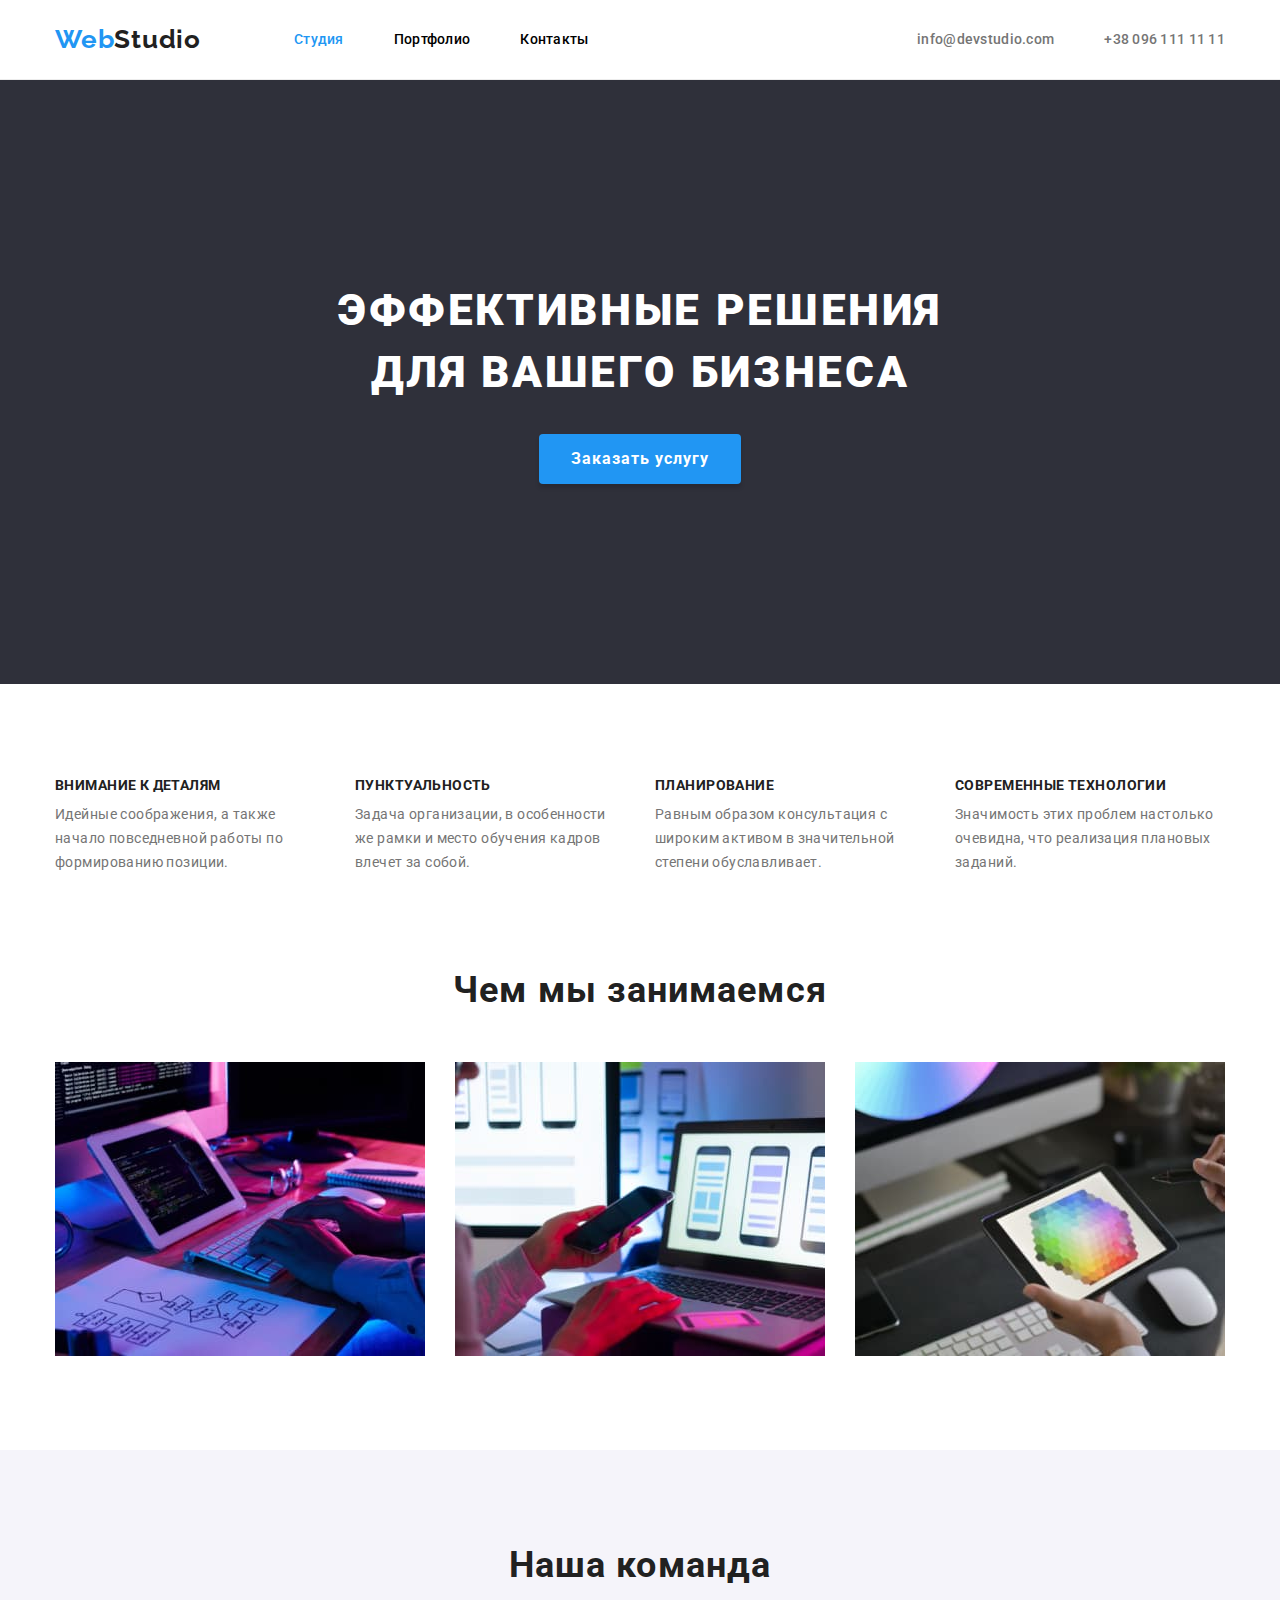
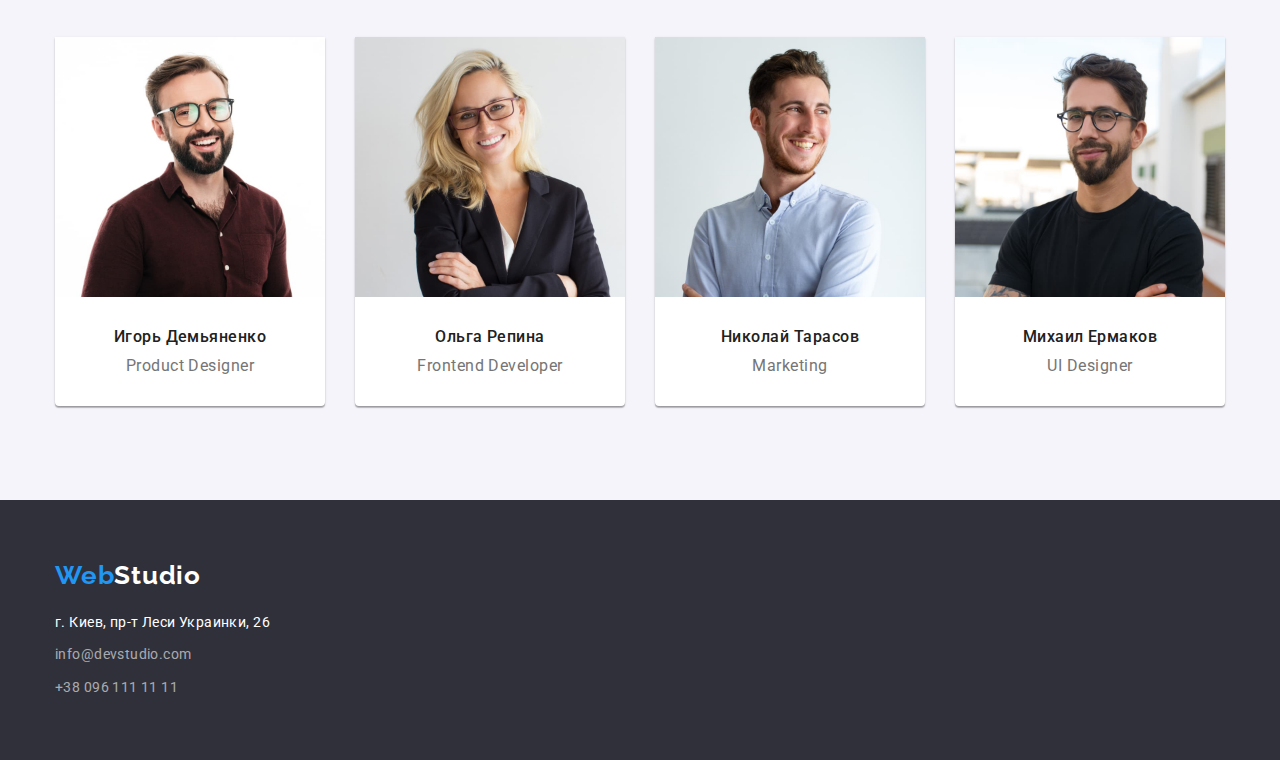
<file: index.html>
<!DOCTYPE html>
<html lang="en">
  <head>
    <meta charset="UTF-8" />
    <meta http-equiv="X-UA-Compatible" content="IE=edge" />
    <meta name="viewport" content="width=device-width, initial-scale=1.0" />
    <title>Студия</title>
    <link rel="preconnect" href="https://fonts.googleapis.com" />
    <link rel="preconnect" href="https://fonts.gstatic.com" crossorigin />
    <link
      href="https://fonts.googleapis.com/css2?family=Raleway:wght@700&family=Roboto:wght@400;500;700;900&display=swap"
      rel="stylesheet"
    />
    <link
      rel="stylesheet"
      href="https://cdnjs.cloudflare.com/ajax/libs/modern-normalize/1.1.0/modern-normalize.min.css"
    />
    <link rel="stylesheet" href="./css/styles.css" />
  </head>
  <body>
    <!-- Шапка сайта -->
    <header class="header">
      <div class="main container">
        <nav class="nav">
          <a href="./index.html" class="header-logo link"
            ><span class="header-logo-web">Web</span>Studio</a
          >
          <ul class="header-list list">
            <li class="items"><a href="./index.html" class="studio link">Студия</a></li>
            <li class="items"><a href="./portfolio.html" class="link">Портфолио</a></li>
            <li class="items"><a href="" class="link">Контакты</a></li>
          </ul>
        </nav>
        <ul class="goto-list list">
          <li class="address">
            <a href="mailto:info@devstudio.com" class="contacts link"
              >info@devstudio.com</a
            >
          </li>
          <li class="address">
            <a href="tel:+380961111111" class="contacts link"
              >+38 096 111 11 11</a
            >
          </li>
        </ul>
      </div>
    </header>
    <!-- Основной контент страницы -->
    <main>
      <!-- Герой -->
      <section class="hero">
        <div class="container">
          <h1 class="hero-title">Эффективные решения для вашего бизнеса</h1>
          <button type="button" class="hero-button">Заказать услугу</button>
        </div>
      </section>
      <!-- Особенности -->
      <section class="feature">
        <div class="container">
          <h2 class="hiden-title">Особенности</h2>
          <ul class="feature-list list">
            <li class="items">
              <h3 class="feature-title">Внимание к деталям</h3>
              <p class="feature-paragraph">
                Идейные соображения, а также начало повседневной работы по
                формированию позиции.
              </p>
            </li>
            <li class="items">
              <h3 class="feature-title">Пунктуальность</h3>
              <p class="feature-paragraph">
                Задача организации, в особенности же рамки и место обучения
                кадров влечет за собой.
              </p>
            </li>
            <li class="items">
              <h3 class="feature-title">Планирование</h3>
              <p class="feature-paragraph">
                Равным образом консультация с широким активом в значительной
                степени обуславливает.
              </p>
            </li>
            <li class="items">
              <h3 class="feature-title">Современные технологии</h3>
              <p class="feature-paragraph">
                Значимость этих проблем настолько очевидна, что реализация
                плановых заданий.
              </p>
            </li>
          </ul>
        </div>
      </section>
      <!-- Чем мы занимаемся -->
      <section class="work">
        <div class="container">
          <h3 class="work-title">Чем мы занимаемся</h3>
          <ul class="list">
            <li class="items">
              <img src="./images/1.jpg" alt="endcode" width="370" class="img" />
            </li>
            <li class="items">
              <img
                src="./images/2.jpg"
                alt="choosing style"
                width="370"
                class="img"
              />
            </li>
            <li class="items">
              <img
                src="./images/3.jpg"
                alt="choosing gamma"
                width="370"
                class="img"
              />
            </li>
          </ul>
        </div>
      </section>
      <!-- Наша команда -->
      <section class="team">
        <div class="container"><h3 class="team-title">Наша команда</h3>
          <ul class="team-list list">
            <li class="team-line">
              <img src="./images/4.jpg" alt="photo" width="270" class="img" />
              <h3 class="team-header">Игорь Демьяненко</h3>
              <p class="team-garagraph">Product Designer</p>
            </li>
            <li class="team-line">
              <img src="./images/5.jpg" alt="photo" width="270" class="img" />
  
              <h3 class="team-header">Ольга Репина</h3>
              <p class="team-garagraph">Frontend Developer</p>
            </li>
            <li class="team-line">
              <img src="./images/6.jpg" alt="photo" width="270" class="img" />
  
              <h3 class="team-header">Николай Тарасов</h3>
              <p class="team-garagraph">Marketing</p>
            </li>
            <li class="team-line">
              <img src="./images/7.jpg" alt="photo" width="270" class="img" />
  
              <h3 class="team-header">Михаил Ермаков</h3>
              <p class="team-garagraph">UI Designer</p>
            </li>
          </ul>
        </section></div>
    </main>
    <!-- Контакты, футер -->
    <footer class="footer">
      <div class="container">
        <a href="./index.html" class="footer-logo link"
          ><span class="footer-logo-web">Web</span>Studio</a
        >
        <address>
          <ul class="list">
            <li class="goto">
              <a
                href="https://www.google.com/maps/d/viewer?mid=10uSM3H-mIU3GznYo2szRIEphczw&hl=en_US"
                target="_blank"
                rel="noopener noreferrer"
                class="footer-adress link"
                >г. Киев, пр-т Леси Украинки, 26</a
              >
            </li>
            <li class="goto">
              <a href="mailto:info@devstudio.com" class="footer-link link"
                >info@devstudio.com</a
              >
            </li>
            <li class="goto">
              <a href="tel:+380961111111" class="footer-link link"
                >+38 096 111 11 11</a
              >
            </li>
          </ul>
        </address>
      </div>
    </footer>
  </body>
</html>
</file>
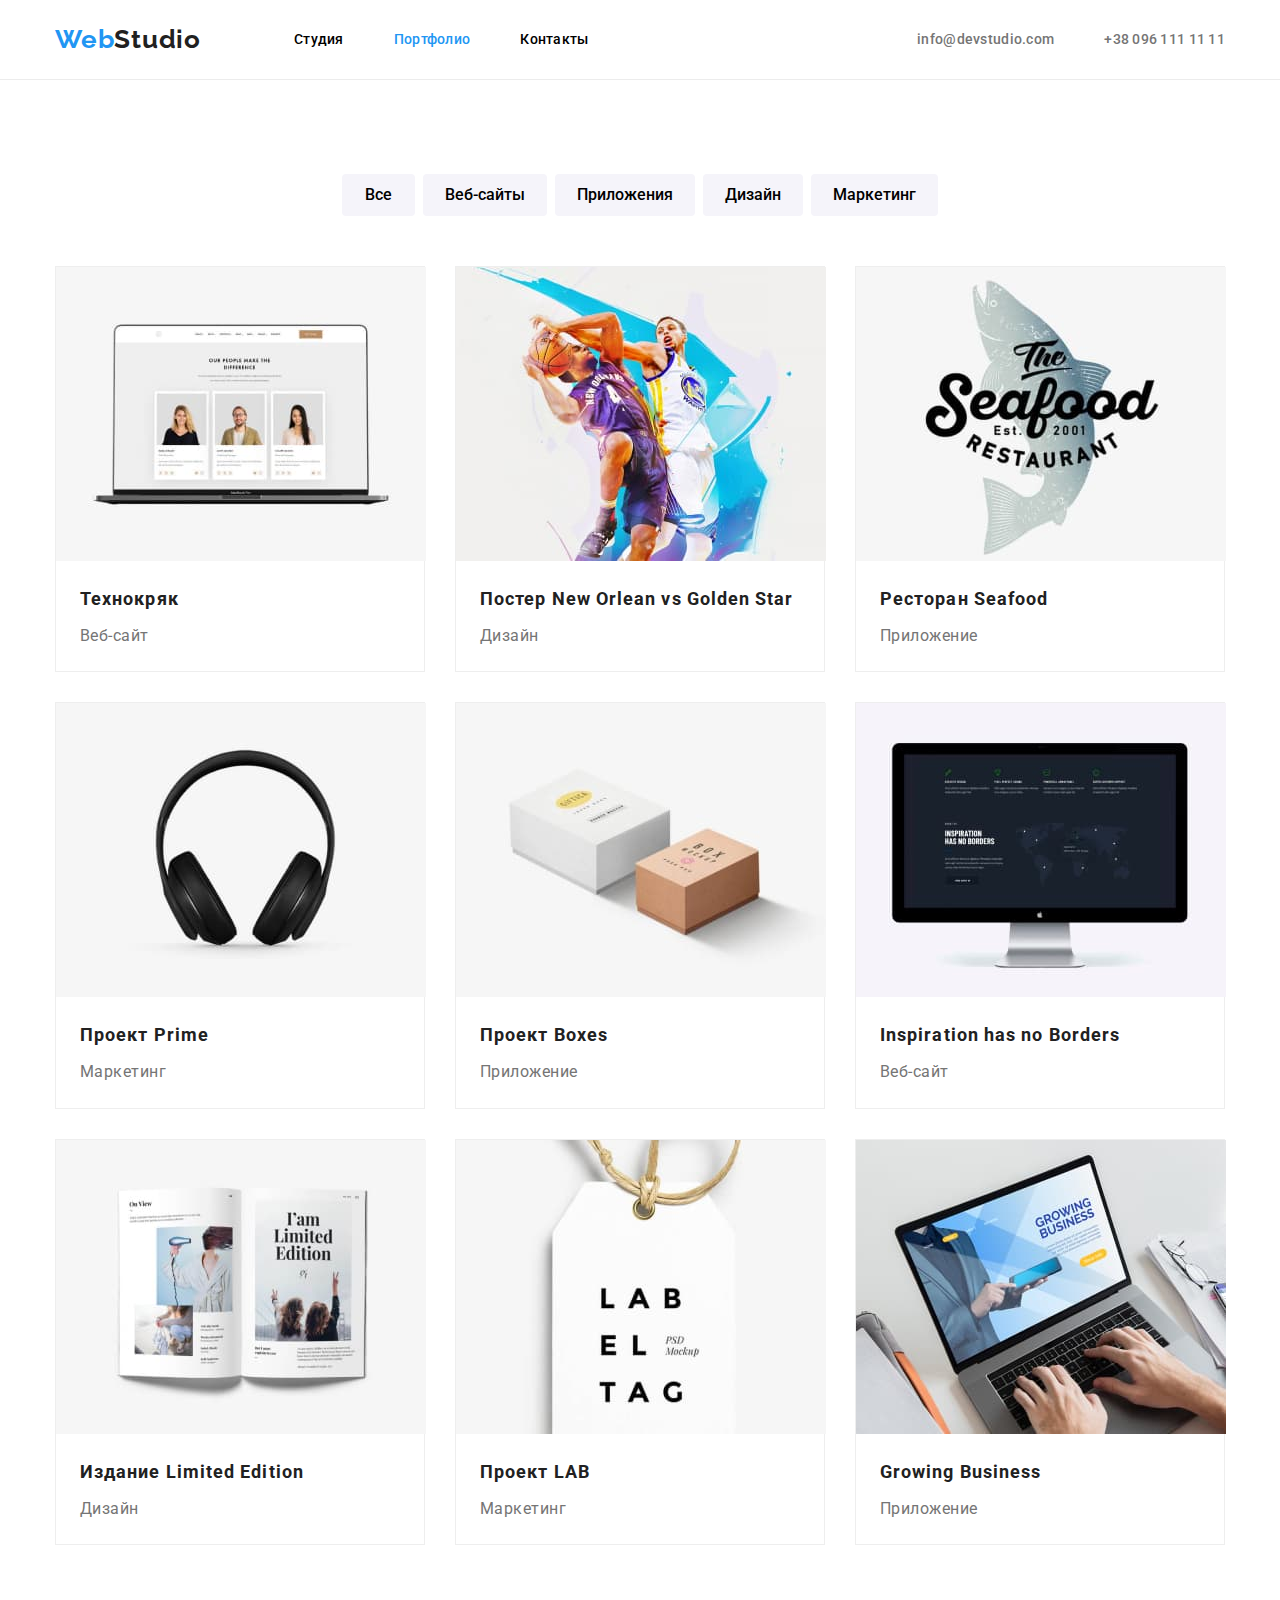
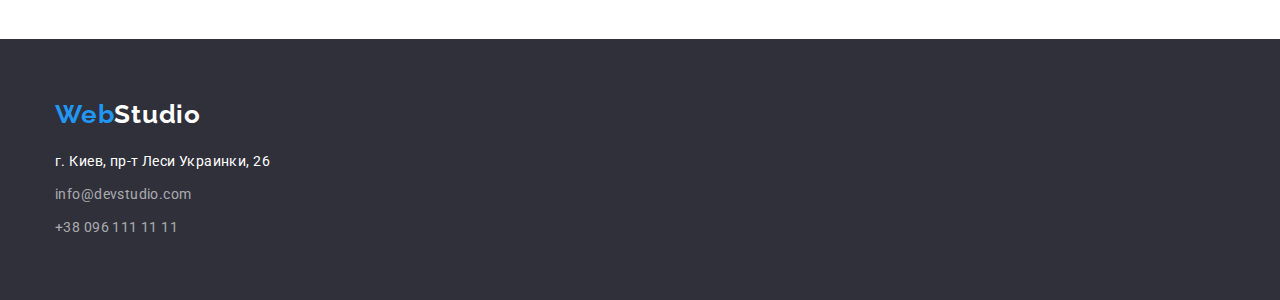
<file: portfolio.html>
<!DOCTYPE html>
<html lang="en">
  <head>
    <meta charset="UTF-8" />
    <meta http-equiv="X-UA-Compatible" content="IE=edge" />
    <meta name="viewport" content="width=device-width, initial-scale=1.0" />
    <title>Портфолио</title>
    <link rel="preconnect" href="https://fonts.googleapis.com" />
    <link rel="preconnect" href="https://fonts.gstatic.com" crossorigin />
    <link
      href="https://fonts.googleapis.com/css2?family=Raleway:wght@700&family=Roboto:wght@400;500;700;900&display=swap"
      rel="stylesheet"
    />
    <link
      rel="stylesheet"
      href="https://cdnjs.cloudflare.com/ajax/libs/modern-normalize/1.1.0/modern-normalize.min.css"
    />
    <link rel="stylesheet" href="./css/styles.css" />
  </head>
  <body>
    <!-- Шапка сайта -->
    <header class="header">
      <div class="main container">
        <nav class="nav">
          <a href="./index.html" class="header-logo link"
            ><span class="header-logo-web">Web</span>Studio</a
          >
          <ul class="header-list list">
            <li class="items">
              <a href="./index.html" class="link">Студия</a>
            </li>
            <li class="items">
              <a href="./portfolio.html" class="portfolio link">Портфолио</a>
            </li>
            <li class="items"><a href="" class="link">Контакты</a></li>
          </ul>
        </nav>
        <ul class="goto-list list">
          <li class="address">
            <a href="mailto:info@devstudio.com" class="contacts link"
              >info@devstudio.com</a
            >
          </li>
          <li class="address">
            <a href="tel:+380961111111" class="contacts link"
              >+38 096 111 11 11</a
            >
          </li>
        </ul>
      </div>
    </header>
    <!-- Фильтр поиска -->
    <main>
      <section class="filter">
        <div class="container">
          <h1 class="hiden-title">Фильтр поиска</h1>
          <div class="sort">
            <ul class="filter-list list">
              <li class="items">
                <button type="button" class="filter-button">Все</button>
              </li>
              <li class="items">
                <button type="button" class="filter-button">Веб-сайты</button>
              </li>
              <li class="items">
                <button type="button" class="filter-button">Приложения</button>
              </li>
              <li class="items">
                <button type="button" class="filter-button">Дизайн</button>
              </li>
              <li class="items">
                <button type="button" class="filter-button">Маркетинг</button>
              </li>
            </ul>
          </div>
          <ul class="result-search list">
            <li class="filter-search">
              <div class="border">
                <img
                  src="./images/8.jpg"
                  alt="laptop"
                  width="370"
                  class="img"
                />
                <div class="center">
                  <h2 class="filter-title">Технокряк</h2>
                  <p class="filter-paragraph">Веб-сайт</p>
                </div>
              </div>
            </li>
            <li class="filter-search">
              <div class="border">
                <img
                  src="./images/9.jpg"
                  alt="basketball players"
                  width="370"
                  class="img"
                />
                <div class="center">
                  <h2 class="filter-title">Постер New Orlean vs Golden Star</h2>
                  <p class="filter-paragraph">Дизайн</p>
                </div>
              </div>
            </li>
            <li class="filter-search">
              <div class="border">
                <img
                  src="./images/10.jpg"
                  alt="fish logo"
                  width="370"
                  class="img"
                />
                <div class="center">
                  <h2 class="filter-title">Ресторан Seafood</h2>
                  <p class="filter-paragraph">Приложение</p>
                </div>
              </div>
            </li>
            <li class="filter-search">
              <div class="border">
                <img
                  src="./images/11.jpg"
                  alt="headphones"
                  width="370"
                  class="img"
                />
                <div class="center">
                  <h2 class="filter-title">Проект Prime</h2>
                  <p class="filter-paragraph">Маркетинг</p>
                </div>
              </div>
            </li>
            <li class="filter-search">
              <div class="border">
                <img
                  src="./images/12.jpg"
                  alt="2 boxes differents sizes"
                  width="370"
                  class="img"
                />
                <div class="center">
                  <h2 class="filter-title">Проект Boxes</h2>
                  <p class="filter-paragraph">Приложение</p>
                </div>
              </div>
            </li>
            <li class="filter-search">
              <div class="border">
                <img src="./images/13.jpg" alt="iMac" width="370" class="img" />
                <div class="center">
                  <h2 class="filter-title">Inspiration has no Borders</h2>
                  <p class="filter-paragraph">Веб-сайт</p>
                </div>
              </div>
            </li>
            <li class="filter-search">
              <div class="border">
                <img
                  src="./images/14.jpg"
                  alt="opened book with pictures"
                  width="370"
                  class="img"
                />
                <div class="center">
                  <h2 class="filter-title">Издание Limited Edition</h2>
                  <p class="filter-paragraph">Дизайн</p>
                </div>
              </div>
            </li>
            <li class="filter-search">
              <div class="border">
                <img src="./images/15.jpg" alt="tag" width="370" class="img" />
                <div class="center">
                  <h2 class="filter-title">Проект LAB</h2>
                  <p class="filter-paragraph">Маркетинг</p>
                </div>
              </div>
            </li>
            <li class="filter-search">
              <div class="border">
                <img
                  src="./images/16.jpg"
                  alt="opened laptop with hands on the keyboard"
                  width="370"
                  class="img"
                />
                <div class="center">
                  <h2 class="filter-title">Growing Business</h2>
                  <p class="filter-paragraph">Приложение</p>
                </div>
              </div>
            </li>
          </ul>
        </div>
      </section>
    </main>
    <!-- Контакты -->
    <footer class="footer">
      <div class="container">
        <a href="./index.html" class="footer-logo link"
          ><span class="footer-logo-web">Web</span>Studio</a
        >
        <address>
          <ul class="list">
            <li class="goto">
              <a
                href="https://www.google.com/maps/d/viewer?mid=10uSM3H-mIU3GznYo2szRIEphczw&hl=en_US"
                target="_blank"
                rel="noopener noreferrer"
                class="footer-adress link"
                >г. Киев, пр-т Леси Украинки, 26</a
              >
            </li>
            <li class="goto">
              <a href="mailto:info@devstudio.com" class="footer-link link"
                >info@devstudio.com</a
              >
            </li>
            <li class="goto">
              <a href="tel:+380961111111" class="footer-link link"
                >+38 096 111 11 11</a
              >
            </li>
          </ul>
        </address>
      </div>
    </footer>
  </body>
</html>
</file>
<file: css/styles.css>
:root {
  --main-bcgrnd-color: #e5e5e5;
  --main-font-color: #212121;
  --button-color: #2196f3;
  --add-font-color: #000000;
  --paragraph-color: #757575;
  --white-color: #ffffff;
  --second-bcgrnd-color: #2f303a;
  --third-bcgrnd-color: #f5f4fa;
  --rgba-color: rgba(255, 255, 255, 0.6);
  --border-header: #ececec;
}
/* Глобальные стили в Body */
body {
  font-family: "Roboto", sans-serif;
  /* background-color: var(--main-bcgrnd-color); */
  color: var(--main-font-color);
}
/* Отключение точки рядом в списках */
.list {
  list-style: none;
  font-style: normal;
}
/* Скрываем заголовок которого нет на макете */
.hiden-title {
  display: none;
}
.header {
  background-color: var(--white-color);
  margin-left: auto;
  margin-right: auto;
  border-bottom: 1px solid var(--border-header);
}
/* Удаляем подчеркивание в ссылках */
.link {
  font-weight: 500;
  font-size: 14px;
  line-height: 1.1;
  letter-spacing: 0.02em;
  text-decoration: none;
  color: var(--add-font-color);
}

.main .link {
  display: block;
  text-align: center;
  padding-top: 32px;
  padding-bottom: 32px;
}

.container {
  margin-left: auto;
  margin-right: auto;
  width: 1200px;
  padding-left: 15px;
  padding-right: 15px;
}

.nav .header-logo {
  display: block;
  margin-right: 93px;
  padding-top: 24px;
  padding-bottom: 24px;

  font-family: "Raleway";
  font-weight: 700;
  font-size: 26px;
  line-height: 1.2;
  letter-spacing: 0.03em;
  color: var(--add-font-colour);
}

.header-logo-web {
  color: var(--button-color);
}

.header-list {
  display: flex;
  padding: 0;
  margin-top: 0;
  margin-bottom: 0;

  font-weight: 500;
  font-size: 14px;
  line-height: 1.1;
  letter-spacing: 0.02em;
}

.main .items:not(:last-child) {
  margin-right: 50px;
}

.header .main {
  display: flex;
}

.nav {
  display: flex;
  align-items: center;
}

.main .goto-list {
  display: flex;
  margin-left: auto;
  padding: 0;
  margin-top: 0;
  margin-bottom: 0;
}

.main .address:not(:last-child) {
  margin-right: 50px;
}

.header-list .link:hover,
.header-list .link:focus,
.goto-list .link:hover,
.goto-list .link:focus {
  color: var(--button-color);
}

.header .studio,
.header .portfolio {
  color: var(--button-color);
}
.goto-list .contacts {
  color: var(--paragraph-color);
}
.hero {
  background-color: var(--second-bcgrnd-color);
  padding-top: 200px;
  padding-bottom: 200px;
  margin-left: auto;
  margin-right: auto;
}
.hero-title {
  width: 696px;

  margin: 0 auto 30px;

  font-weight: 900;
  font-size: 44px;
  line-height: 1.4;
  text-align: center;
  letter-spacing: 0.06em;
  text-transform: uppercase;
  color: var(--white-color);
}

.hero .hero-button {
  display: block;
  padding: 10px 32px;
  min-width: 200px;
  margin: 0 auto;

  font-family: inherit;
  font-weight: 700;
  font-size: 16px;
  line-height: 1.9;
  align-items: center;
  text-align: center;
  letter-spacing: 0.06em;
  color: var(--white-color);

  box-shadow: 0px 4px 4px rgba(0, 0, 0, 0.15);
  border-radius: 4px;
  border: transparent;
  background-color: var(--button-color);

  cursor: pointer;
}
.hero .hero-button:hover,
.hero .hero-button:focus {
  color: var(--add-font-color);
}

.feature {
  padding-top: 94px;
  padding-bottom: 94px;
  margin-left: auto;
  margin-right: auto;
}

.feature .feature-title {
  width: 270px;

  margin-top: 0;
  margin-bottom: 10px;

  font-weight: 700;
  font-size: 14px;
  line-height: 1.1;
  letter-spacing: 0.03em;
  text-transform: uppercase;
}

.feature .feature-list {
  display: flex;
  justify-content: center;
  margin-top: 0;
  margin-bottom: 0;
  padding: 0;
}

.feature .items:not(:last-child) {
  margin-right: 30px;
}

.feature .feature-paragraph {
  width: 270px;

  margin-top: 0;
  margin-bottom: 0;

  font-size: 14px;
  line-height: 1.7;
  letter-spacing: 0.03em;
  color: var(--paragraph-color);
}

.work {
  padding-bottom: 94px;
  margin-left: auto;
  margin-right: auto;
}

.work .work-title {
  margin-top: 0;
  margin-bottom: 50px;

  font-weight: 700;
  font-size: 36px;
  line-height: 1.2;
  text-align: center;
  letter-spacing: 0.03em;
}

.work .list {
  display: flex;
  justify-content: center;

  margin-top: 0;
  margin-bottom: 0;
  padding: 0;
}

.work .items:not(:last-child) {
  margin-right: 30px;
}

.work .img {
  display: block;
  margin: 0;
}

.team {
  background-color: var(--third-bcgrnd-color);
  margin-left: auto;
  margin-right: auto;
  padding-top: 94px;
  padding-bottom: 94px;
}
.team .team-title {
  margin-top: 0;
  margin-bottom: 50px;

  font-weight: 700;
  font-size: 36px;
  line-height: 1.2;
  text-align: center;
  letter-spacing: 0.03em;
}

.team .team-list {
  display: flex;
  justify-content: center;
  margin: 0;
  padding: 0;
}

.team .team-line {
  background-color: var(--white-color);
  padding-bottom: 30px;
  box-shadow: 0px 1px 3px rgba(0, 0, 0, 0.12), 0px 1px 1px rgba(0, 0, 0, 0.14),
    0px 2px 1px rgba(0, 0, 0, 0.2);
  border-radius: 0px 0px 4px 4px;
}

.team .team-line:not(:last-child) {
  margin-right: 30px;
}

.team .team-header {
  margin-top: 30px;
  margin-bottom: 10px;

  font-weight: 500;
  font-size: 16px;
  line-height: 1.2;
  text-align: center;
  letter-spacing: 0.03em;
}
.team .team-garagraph {
  margin-top: 0;
  margin-bottom: 0;

  font-weight: 400;
  font-size: 16px;
  line-height: 1.2;
  text-align: center;
  letter-spacing: 0.03em;
  color: var(--paragraph-color);
}

.team-list .img {
  display: block;
  margin: 0;
}

.footer {
  background-color: var(--second-bcgrnd-color);
  margin-left: auto;
  margin-right: auto;
  padding-top: 60px;
  padding-bottom: 60px;
}

.footer .footer-logo {
  display: inline-block;
  margin-bottom: 20px;

  font-family: "Raleway";
  font-weight: 700;
  font-size: 26px;
  line-height: 1.2;
  letter-spacing: 0.03em;
  color: var(--white-color);
}

.footer .footer-logo-web {
  color: var(--button-color);
}

/* .footer .list {
  margin-left: 215px;
} */

.footer .footer-link,
.footer .footer-adress {
  font-weight: 400;
  font-size: 14px;
  line-height: 1.7;
  letter-spacing: 0.03em;
  color: var(--white-color);
}
.footer .footer-link {
  color: var(--rgba-color);
}

.footer .footer-link:hover,
.footer .footer-adress:hover,
.footer .footer-link:focus,
.footer .footer-adress:focus {
  color: var(--button-color);
}

.footer .list {
  margin-top: 0;
  margin-bottom: 0;
  padding: 0;
}

.footer .goto:not(:last-child) {
  margin-bottom: 9px;
}

/* Стили для портфолио */
.filter {
  margin-left: auto;
  margin-right: auto;
  padding-top: 94px;
  padding-bottom: 94px;
}

.filter .filter-list {
  display: flex;
  margin-top: 0;
  padding: 0;
  margin-bottom: 0;
  margin-bottom: 50px;
}

.filter .result-search {
  display: flex;
  flex-wrap: wrap;
  justify-content: center;
  margin-top: 0;
  padding: 0;
  margin-bottom: 0;
}

.filter-list > .items:not(:last-child) {
  margin-right: 8px;
}

.filter .sort {
  display: flex;
  justify-content: center;
}

.filter-button {
  display: inline-block;
  padding: 8px 22px;
  min-width: 73px;
  text-align: center;

  font-family: inherit;
  font-weight: 500;
  font-size: 16px;
  line-height: 1.6;

  border: transparent;
  border-radius: 4px;
  background-color: var(--third-bcgrnd-color);
  cursor: pointer;
}

.filter-button:hover,
.filter-button:focus {
  color: var(--white-color);
  background-color: var(--button-color);
}

.filter .filter-search {
  background-color: var(--white-color);
  width: calc((100% - 60px) / 3);
}

.filter-search > .border {
  border: 1px solid #eeeeee;
}

.filter-search .center {
  padding: 20px 24px 20px;
}

.result-search > .filter-search:not(:nth-child(3n)) {
  margin-right: 30px;
}

.result-search > .filter-search:not(:nth-last-child(-n + 3)) {
  margin-bottom: 30px;
}

.filter .img {
  display: block;
  margin: 0;
}

.filter .filter-title {
  width: 322px;

  margin-top: 0;
  margin-bottom: 4px;
  font-weight: 700;
  font-size: 18px;
  line-height: 2;
  letter-spacing: 0.06em;
}
.filter .filter-paragraph {
  width: 322px;

  margin: 0;

  font-weight: 400;
  font-size: 16px;
  line-height: 1.9;
  letter-spacing: 0.03em;
  color: var(--paragraph-color);
}
</file>
